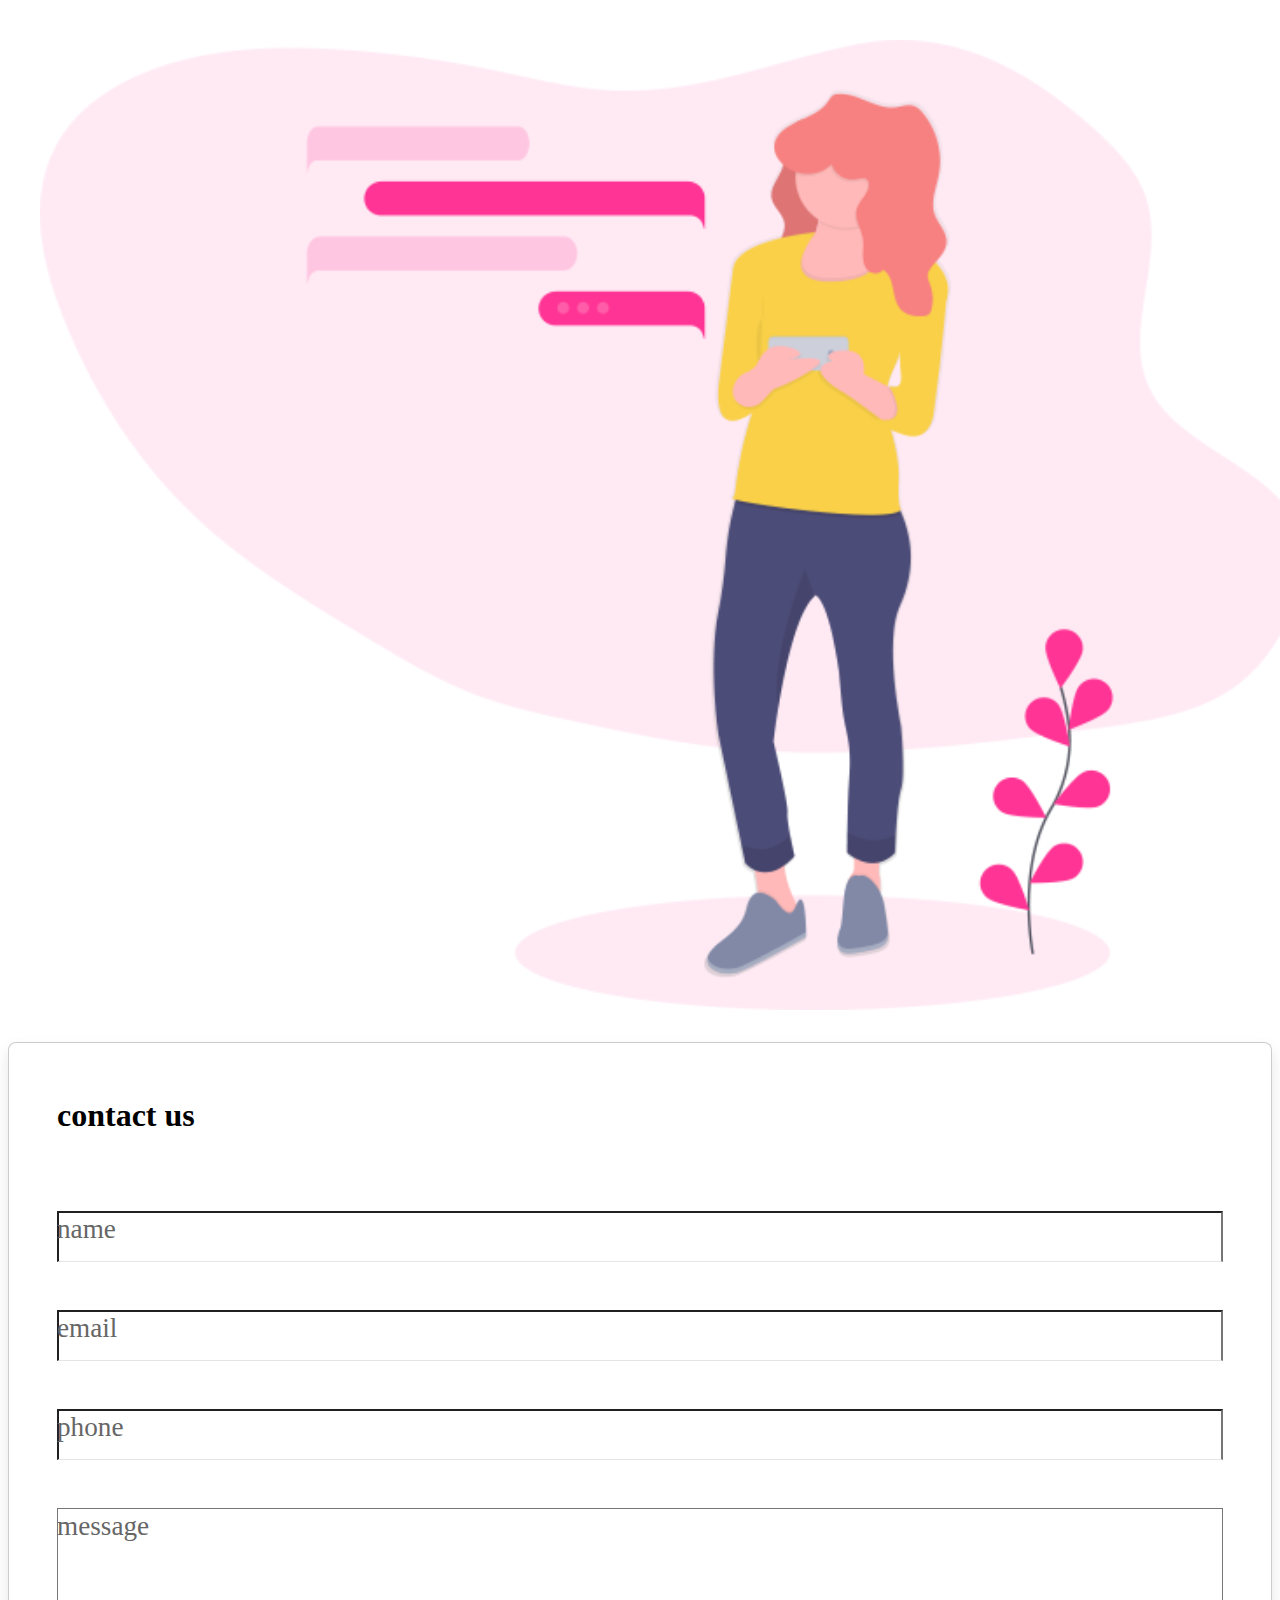
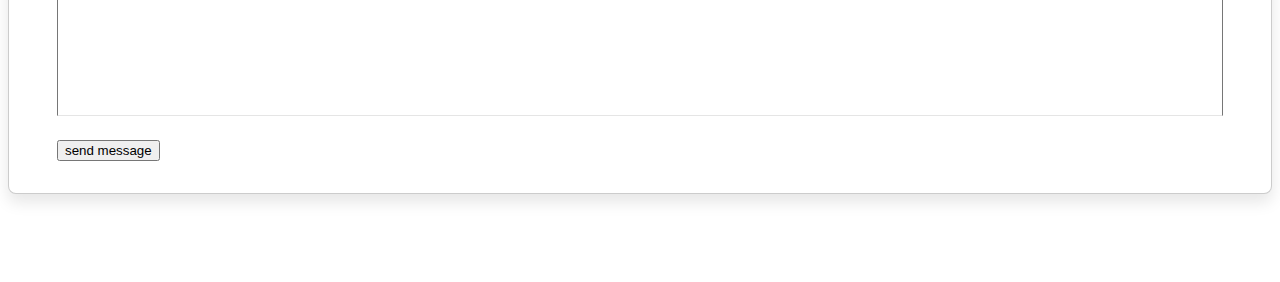
<file: projects/contact.html>
<!-- contact section starts  -->
<html>
<head>
    <title>Know More us</title>
    <link rel="stylesheet"  href="contact.css">
</head>
<body>
    <section class="contact" id="contact">

    <div class="image">
        <img src="contact-img.png" alt="">
    </div>

    <form action="">

        <h1 class="heading">contact us</h1>

        <div class="inputBox">
            <input type="text" required>
            <label>name</label>
        </div>

        <div class="inputBox">
            <input type="email" required>
            <label>email</label>
        </div>

        <div class="inputBox">
            <input type="number" required>
            <label>phone</label>
        </div>

        <div class="inputBox">
            <textarea required name="" id="" cols="30" rows="10"></textarea>
            <label>message</label>
        </div>

        <input type="submit" class="btn" value="send message">

    </form>

</section>

<!-- contact section edns -->

</body>
</html>
</file>
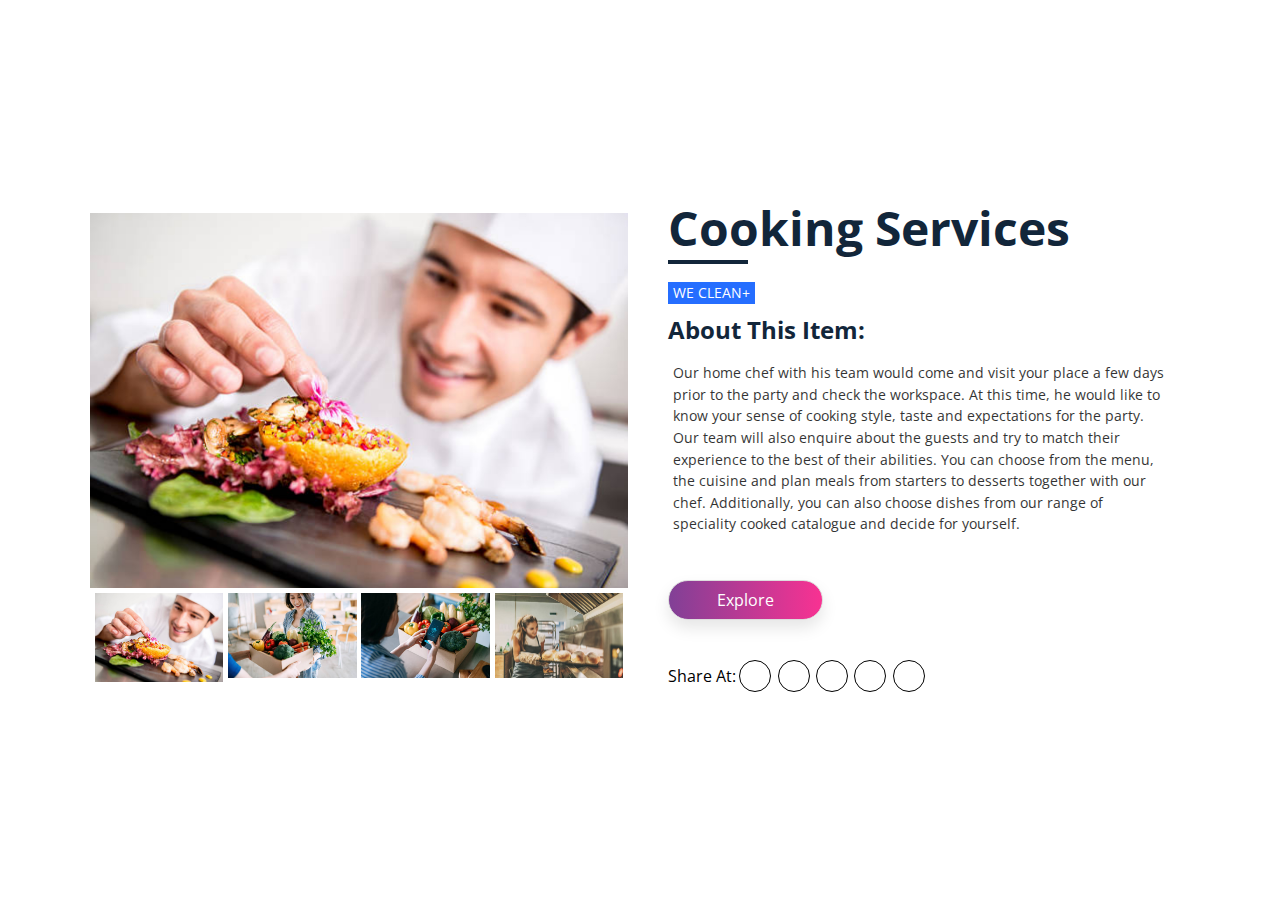
<file: projects/cook.html>
<!DOCTYPE html>
<html>
  <head>
    <meta charset="utf-8">
    <meta http-equiv="X-UA-Compatible" content="IE=edge">
    <title>Cooking Services/Page</title>
    <meta name="viewport" content="width=device-width, initial-scale=1">
    <link rel="stylesheet" href="cook.css">
    <link rel="stylesheet" href="https://cdnjs.cloudflare.com/ajax/libs/font-awesome/5.15.1/css/all.min.css" integrity="sha512-+4zCK9k+qNFUR5X+cKL9EIR+ZOhtIloNl9GIKS57V1MyNsYpYcUrUeQc9vNfzsWfV28IaLL3i96P9sdNyeRssA==" crossorigin="anonymous" />
  </head>
  <body>
    
    <div class = "card-wrapper">
      <div class = "card">
        <!-- card left -->
        <div class = "product-imgs">
          <div class = "img-display">
            <div class = "img-showcase">
              <img src = "ko1.jpg" alt = "shoe image">
              <img src = "ko2.jpg" alt = "shoe image">
              <img src = "ko3.jpg" alt = "shoe image">
              <img src = "ko4.jpg" alt = "shoe image">
            </div>
          </div>
          <div class = "img-select">
            <div class = "img-item">
              <a href = "#" data-id = "1">
                <img src = "ko1.jpg" alt = "shoe image">
              </a>
            </div>
            <div class = "img-item">
              <a href = "#" data-id = "2">
                <img src = "ko2.jpg" alt = "shoe image">
              </a>
            </div>
            <div class = "img-item">
              <a href = "#" data-id = "3">
                <img src = "ko3.jpg" alt = "shoe image">
              </a>
            </div>
            <div class = "img-item">
              <a href = "#" data-id = "4">
                <img src = "ko4.jpg" alt = "shoe image">
              </a>
            </div>
          </div>
        </div>
        <!-- card right -->
        <div class = "product-content">
          <h2 class = "product-title">Cooking Services </h2>
          <a href = "#" class = "product-link">We Clean+</a>
         

          
          <div class = "product-detail">
            <h2>about this item: </h2>
            <p>Our home chef with his team would come and visit your place a few days prior to the party and check the workspace. At this time, he would like to know your sense of cooking style, taste and expectations for the party. Our team will also enquire about the guests and try to match their experience to the best of their abilities. You can choose from the menu, the cuisine and plan meals from starters to desserts together with our chef. Additionally, you can also choose dishes from our range of speciality cooked catalogue and decide for yourself.

</p>



            
          </div>

          <div class = "purchase-info">
            
            <button type = "button" class = "btn">
              Explore <i class = "fas fa-shopping-cart"></i>
            </button>
            
          </div>

          <div class = "social-links">
            <p>Share At: </p>
            <a href = "#">
              <i class = "fab fa-facebook-f"></i>
            </a>
            <a href = "#">
              <i class = "fab fa-twitter"></i>
            </a>
            <a href = "#">
              <i class = "fab fa-instagram"></i>
            </a>
            <a href = "#">
              <i class = "fab fa-whatsapp"></i>
            </a>
            <a href = "#">
              <i class = "fab fa-pinterest"></i>
            </a>
          </div>
        </div>
      </div>
    </div>

    
    <script src="scripting.js"></script>
  </body>
</html>
</file>
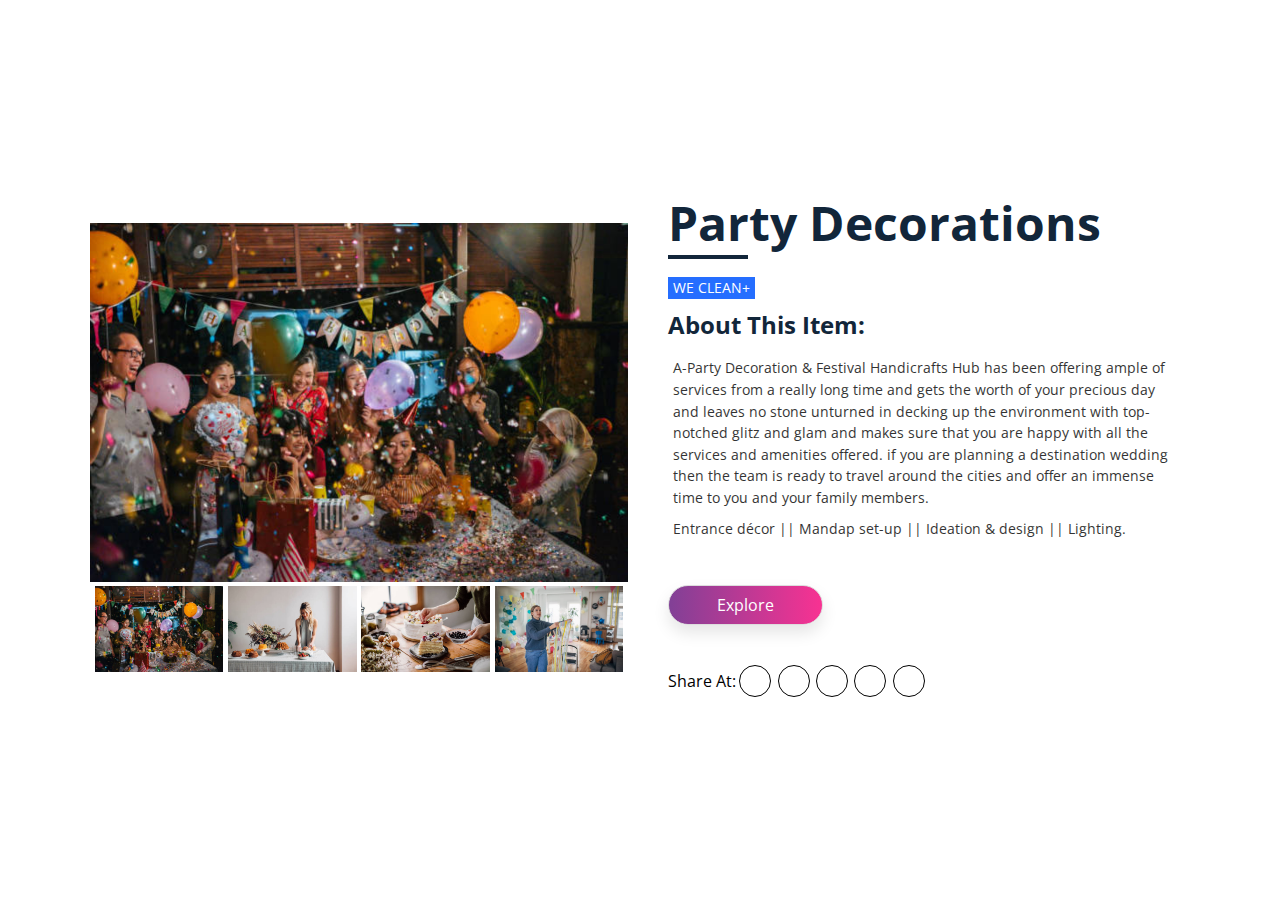
<file: projects/fest.html>
<!DOCTYPE html>
<html>
  <head>
    <meta charset="utf-8">
    <meta http-equiv="X-UA-Compatible" content="IE=edge">
    <title>Festive Party Decoration/Page</title>
    <meta name="viewport" content="width=device-width, initial-scale=1">
    <link rel="stylesheet" href="fest.css">
    <link rel="stylesheet" href="https://cdnjs.cloudflare.com/ajax/libs/font-awesome/5.15.1/css/all.min.css" integrity="sha512-+4zCK9k+qNFUR5X+cKL9EIR+ZOhtIloNl9GIKS57V1MyNsYpYcUrUeQc9vNfzsWfV28IaLL3i96P9sdNyeRssA==" crossorigin="anonymous" />
  </head>
  <body>
    
    <div class = "card-wrapper">
      <div class = "card">
        <!-- card left -->
        <div class = "product-imgs">
          <div class = "img-display">
            <div class = "img-showcase">
              <img src = "fo1.jpg" alt = "shoe image">
              <img src = "fo2.jpg" alt = "shoe image">
              <img src = "fo3.jpg" alt = "shoe image">
              <img src = "f04.jpg" alt = "shoe image">
            </div>
          </div>
          <div class = "img-select">
            <div class = "img-item">
              <a href = "#" data-id = "1">
                <img src = "fo1.jpg" alt = "shoe image">
              </a>
            </div>
            <div class = "img-item">
              <a href = "#" data-id = "2">
                <img src = "fo2.jpg" alt = "shoe image">
              </a>
            </div>
            <div class = "img-item">
              <a href = "#" data-id = "3">
                <img src = "fo3.jpg" alt = "shoe image">
              </a>
            </div>
            <div class = "img-item">
              <a href = "#" data-id = "4">
                <img src = "f04.jpg" alt = "shoe image">
              </a>
            </div>
          </div>
        </div>
        <!-- card right -->
        <div class = "product-content">
          <h2 class = "product-title">Party Decorations </h2>
          <a href = "#" class = "product-link">We Clean+</a>
         

          
          <div class = "product-detail">
            <h2>about this item: </h2>
            <p>A-Party Decoration & Festival Handicrafts Hub has been offering ample of services from a really long time and gets the worth of your precious day and leaves no stone unturned in decking up the environment with top-notched glitz and glam and makes sure that you are happy with all the services and amenities offered. if you are planning a destination wedding then the team is ready to travel around the cities and offer an immense time to you and your family members.

</p>
<p>Entrance décor ||
Mandap set-up ||
Ideation & design ||
Lighting.</p>



            
          </div>

          <div class = "purchase-info">
            
            <button type = "button" class = "btn">
              Explore <i class = "fas fa-shopping-cart"></i>
            </button>
            
          </div>

          <div class = "social-links">
            <p>Share At: </p>
            <a href = "#">
              <i class = "fab fa-facebook-f"></i>
            </a>
            <a href = "#">
              <i class = "fab fa-twitter"></i>
            </a>
            <a href = "#">
              <i class = "fab fa-instagram"></i>
            </a>
            <a href = "#">
              <i class = "fab fa-whatsapp"></i>
            </a>
            <a href = "#">
              <i class = "fab fa-pinterest"></i>
            </a>
          </div>
        </div>
      </div>
    </div>

    
    <script src="scripting.js"></script>
  </body>
</html>
</file>
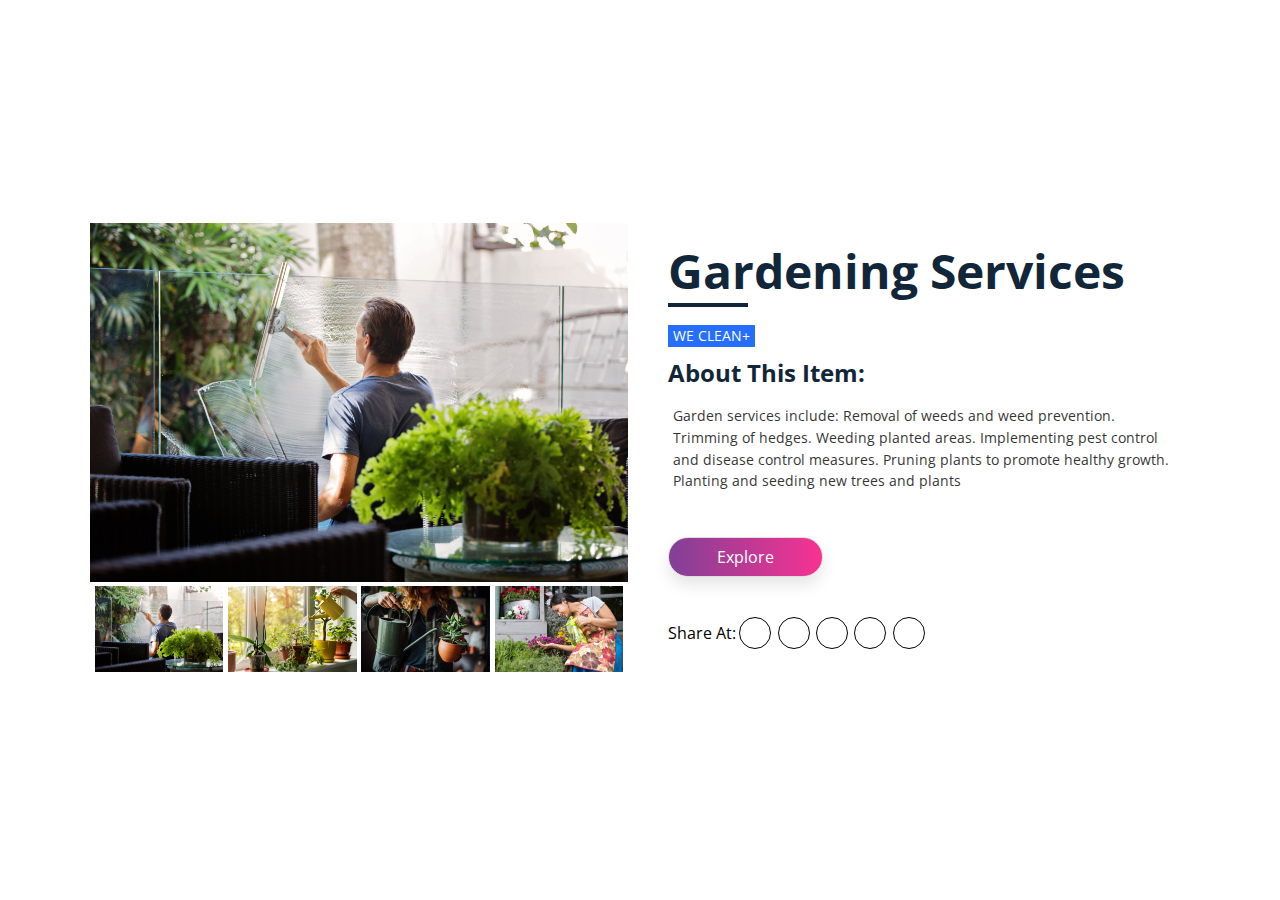
<file: projects/gard.html>
<!DOCTYPE html>
<html>
  <head>
    <meta charset="utf-8">
    <meta http-equiv="X-UA-Compatible" content="IE=edge">
    <title>Gardening Services/Page</title>
    <meta name="viewport" content="width=device-width, initial-scale=1">
    <link rel="stylesheet" href="gard.css">
    <link rel="stylesheet" href="https://cdnjs.cloudflare.com/ajax/libs/font-awesome/5.15.1/css/all.min.css" integrity="sha512-+4zCK9k+qNFUR5X+cKL9EIR+ZOhtIloNl9GIKS57V1MyNsYpYcUrUeQc9vNfzsWfV28IaLL3i96P9sdNyeRssA==" crossorigin="anonymous" />
  </head>
  <body>
    
    <div class = "card-wrapper">
      <div class = "card">
        <!-- card left -->
        <div class = "product-imgs">
          <div class = "img-display">
            <div class = "img-showcase">
              <img src = "go1.jpg" alt = "shoe image">
              <img src = "go2.jpg" alt = "shoe image">
              <img src = "go3.jpg" alt = "shoe image">
              <img src = "go4.jpg" alt = "shoe image">
            </div>
          </div>
          <div class = "img-select">
            <div class = "img-item">
              <a href = "#" data-id = "1">
                <img src = "go1.jpg" alt = "shoe image">
              </a>
            </div>
            <div class = "img-item">
              <a href = "#" data-id = "2">
                <img src = "go2.jpg" alt = "shoe image">
              </a>
            </div>
            <div class = "img-item">
              <a href = "#" data-id = "3">
                <img src = "go3.jpg" alt = "shoe image">
              </a>
            </div>
            <div class = "img-item">
              <a href = "#" data-id = "4">
                <img src = "go4.jpg" alt = "shoe image">
              </a>
            </div>
          </div>
        </div>
        <!-- card right -->
        <div class = "product-content">
          <h2 class = "product-title">Gardening Services</h2>
          <a href = "#" class = "product-link">We Clean+</a>
         

          
          <div class = "product-detail">
            <h2>about this item: </h2>
            <p>Garden services include:
Removal of weeds and weed prevention.
Trimming of hedges.
Weeding planted areas.
Implementing pest control and disease control measures.
Pruning plants to promote healthy growth.
Planting and seeding new trees and plants</p>
            
          </div>

          <div class = "purchase-info">
            
            <button type = "button" class = "btn">
              Explore <i class = "fas fa-shopping-cart"></i>
            </button>
            
          </div>

          <div class = "social-links">
            <p>Share At: </p>
            <a href = "#">
              <i class = "fab fa-facebook-f"></i>
            </a>
            <a href = "#">
              <i class = "fab fa-twitter"></i>
            </a>
            <a href = "#">
              <i class = "fab fa-instagram"></i>
            </a>
            <a href = "#">
              <i class = "fab fa-whatsapp"></i>
            </a>
            <a href = "#">
              <i class = "fab fa-pinterest"></i>
            </a>
          </div>
        </div>
      </div>
    </div>

    
    <script src="scripting.js"></script>
  </body>
</html>
</file>
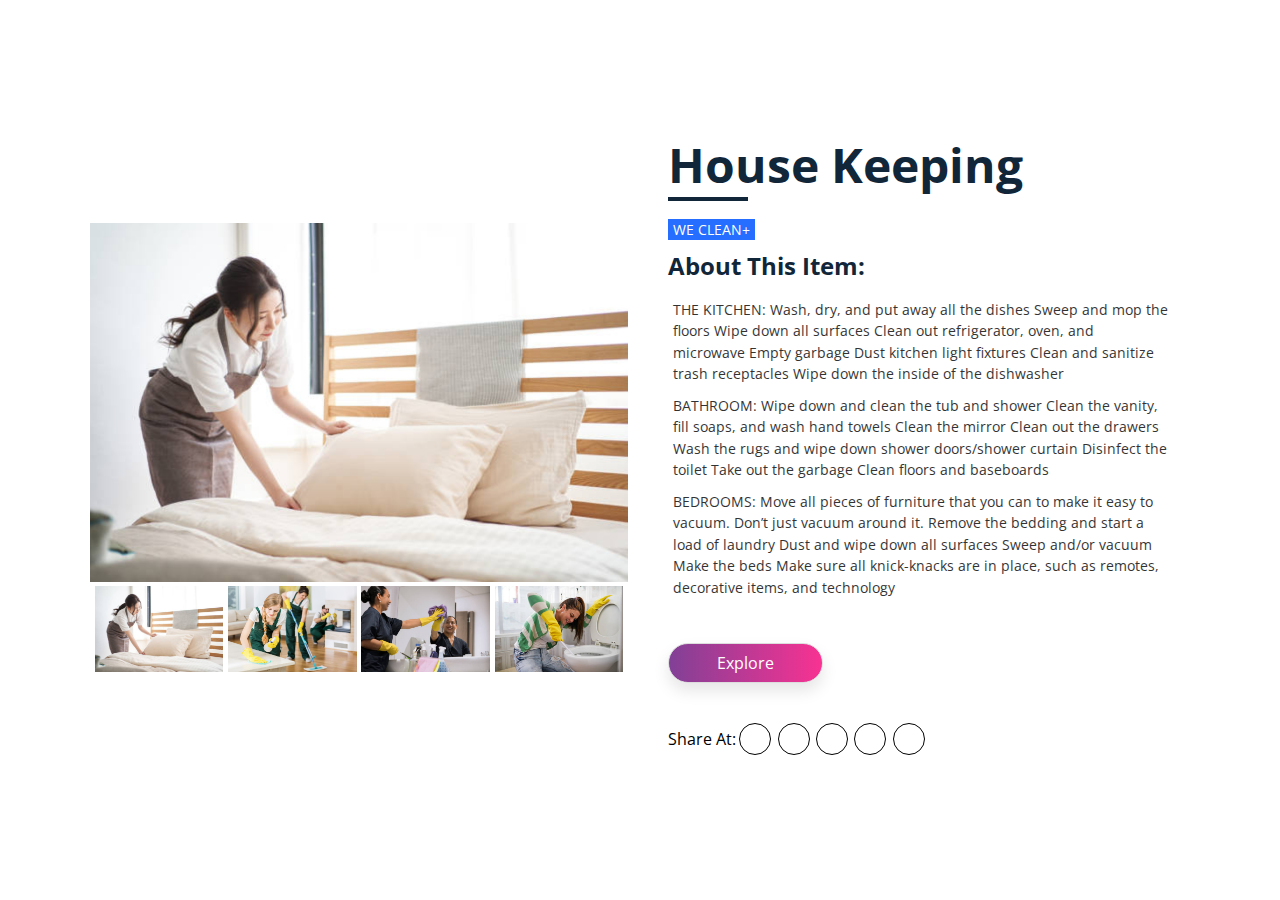
<file: projects/house.html>
<!DOCTYPE html>
<html>
  <head>
    <meta charset="utf-8">
    <meta http-equiv="X-UA-Compatible" content="IE=edge">
    <title>House Services/Page</title>
    <meta name="viewport" content="width=device-width, initial-scale=1">
    <link rel="stylesheet" href="house.css">
    <link rel="stylesheet" href="https://cdnjs.cloudflare.com/ajax/libs/font-awesome/5.15.1/css/all.min.css" integrity="sha512-+4zCK9k+qNFUR5X+cKL9EIR+ZOhtIloNl9GIKS57V1MyNsYpYcUrUeQc9vNfzsWfV28IaLL3i96P9sdNyeRssA==" crossorigin="anonymous" />
  </head>
  <body>
    
    <div class = "card-wrapper">
      <div class = "card">
        <!-- card left -->
        <div class = "product-imgs">
          <div class = "img-display">
            <div class = "img-showcase">
              <img src = "ho1.jpg" alt = "shoe image">
              <img src = "ho2.jpg" alt = "shoe image">
              <img src = "ho3.jpg" alt = "shoe image">
              <img src = "ho4.jpg" alt = "shoe image">
            </div>
          </div>
          <div class = "img-select">
            <div class = "img-item">
              <a href = "#" data-id = "1">
                <img src = "ho1.jpg" alt = "shoe image">
              </a>
            </div>
            <div class = "img-item">
              <a href = "#" data-id = "2">
                <img src = "ho2.jpg" alt = "shoe image">
              </a>
            </div>
            <div class = "img-item">
              <a href = "#" data-id = "3">
                <img src = "ho3.jpg" alt = "shoe image">
              </a>
            </div>
            <div class = "img-item">
              <a href = "#" data-id = "4">
                <img src = "ho4.jpg" alt = "shoe image">
              </a>
            </div>
          </div>
        </div>
        <!-- card right -->
        <div class = "product-content">
          <h2 class = "product-title">House Keeping</h2>
          <a href = "#" class = "product-link">We Clean+</a>
         

          
          <div class = "product-detail">
            <h2>about this item: </h2>
            <p>THE KITCHEN:
Wash, dry, and put away all the dishes
Sweep and mop the floors
Wipe down all surfaces
Clean out refrigerator, oven, and microwave
Empty garbage
Dust kitchen light fixtures
Clean and sanitize trash receptacles
Wipe down the inside of the dishwasher</p>

<p>BATHROOM:
Wipe down and clean the tub and shower
Clean the vanity, fill soaps, and wash hand towels
Clean the mirror
Clean out the drawers
Wash the rugs and wipe down shower doors/shower curtain
Disinfect the toilet
Take out the garbage
Clean floors and baseboards
</p>

<p>BEDROOMS:
Move all pieces of furniture that you can to make it easy to vacuum. Don’t just vacuum around it.
Remove the bedding and start a load of laundry
Dust and wipe down all surfaces
Sweep and/or vacuum
Make the beds
Make sure all knick-knacks are in place, such as remotes, decorative items, and technology</p>
            
          </div>

          <div class = "purchase-info">
            
            <button type = "button" class = "btn">
              Explore <i class = "fas fa-shopping-cart"></i>
            </button>
            
          </div>

          <div class = "social-links">
            <p>Share At: </p>
            <a href = "#">
              <i class = "fab fa-facebook-f"></i>
            </a>
            <a href = "#">
              <i class = "fab fa-twitter"></i>
            </a>
            <a href = "#">
              <i class = "fab fa-instagram"></i>
            </a>
            <a href = "#">
              <i class = "fab fa-whatsapp"></i>
            </a>
            <a href = "#">
              <i class = "fab fa-pinterest"></i>
            </a>
          </div>
        </div>
      </div>
    </div>

    
    <script src="scripting.js"></script>
  </body>
</html>
</file>
<file: projects/contact.css>
.contact{
    display: flex;
    align-items: center;
    justify-content: center;
    flex-wrap: wrap;
    padding-bottom: 4rem;
}

.contact .image{
    flex:1 1 40rem;
}

.contact .image img{
    width:100%;
    padding:2rem;
}

.contact form{
    flex:1 1 40rem;
    padding:2rem 3rem;
    border:.1rem solid rgba(0,0,0,.2);
    box-shadow: 0 .5rem 1rem rgba(0,0,0,.1);
    border-radius: .5rem;
    background:#fff;
}

.contact form .heading{
    text-align: left;
    padding:0;
    padding-bottom: 2rem;
}

.contact form .inputBox{
    position: relative;
}

.contact form .inputBox input, .contact form .inputBox textarea{
    width:100%;
    background:none;
    color:#666;
    margin:1.5rem 0;
    padding:.5rem 0;
    font-size: 1.7rem;
    border-bottom: .1rem solid rgba(0,0,0,.1);
    text-transform: none;
}

.contact form .inputBox textarea{
    resize: none;
    height: 13rem;
}

.contact form .inputBox label{
    position: absolute;
    top:1.7rem; left:0;
    font-size: 1.7rem;
    color:#666;
    transition: .2s linear;
}

.contact form .inputBox input:focus ~ label,
.contact form .inputBox input:valid ~ label,
.contact form .inputBox textarea:focus ~ label,
.contact form .inputBox textarea:valid ~ label{
    top:-.5rem;
    font-size: 1.5rem;
    color:var(--pink);
}
</file>
<file: projects/cook.css>
@import url('https://fonts.googleapis.com/css2?family=Open+Sans:wght@300;400;600;700;800&display=swap');

:root{
    --purple:#814096;
    --pink:#F83292;
    --gradient:linear-gradient(90deg, var(--purple), var(--pink));
}

*{
    box-sizing: border-box;
    padding: 0;
    margin: 0;
    font-family: 'Open Sans', sans-serif;
}
body{
    line-height: 1.5;
    
}
.card-wrapper{
    max-width: 1100px;
    margin: 0 auto;
}
img{
    width: 100%;
    display: block;
}
.img-display{
    overflow: hidden;
}
.img-showcase{
    display: flex;
    width: 100%;
    transition: all 0.5s ease;
}
.img-showcase img{
    min-width: 100%;
}
.img-select{
    display: flex;
}
.img-item{
    margin: 0.3rem;
}
.img-item:nth-child(1),
.img-item:nth-child(2),
.img-item:nth-child(3){
    margin-right: 0;
}
.img-item:hover{
    opacity: 0.8;
}
.product-content{
    padding: 2rem 1rem;
}
.product-title{
    font-size: 3rem;
    text-transform: capitalize;
    font-weight: 700;
    position: relative;
    color: #12263a;
    margin: 1rem 0;
}
.product-title::after{
    content: "";
    position: absolute;
    left: 0;
    bottom: 0;
    height: 4px;
    width: 80px;
    background: #12263a;
}
.product-link{
    text-decoration: none;
    text-transform: uppercase;
    font-weight: 400;
    font-size: 0.9rem;
    display: inline-block;
    margin-bottom: 0.5rem;
    background: #256eff;
    color: #fff;
    padding: 0 0.3rem;
    transition: all 0.5s ease;
}
.product-link:hover{
    opacity: 0.9;
}

.product-detail h2{
    text-transform: capitalize;
    color: #12263a;
    padding-bottom: 0.6rem;

}
.product-detail p{
    font-size: 0.9rem;
    padding: 0.3rem;
    opacity: 0.8;
    justify-content: justify;
}

.purchase-info{
    margin: 1.5rem 0;
}
.purchase-info input,
.purchase-info .btn{
    border: 1.5px solid #ddd;
    border-radius: 25px;
    text-align: center;
    padding: 0.45rem 0.8rem;
    outline: 0;
    margin-right: 0.2rem;
    margin-bottom: 1rem;
}
.purchase-info input{
    width: 60px;
}
.purchase-info .btn{
    display: inline-block;
    margin-top: 1rem;
    padding:.5rem 3rem;
    border-radius: 5rem;
    background:var(--gradient);
    font-size: 1.0rem;
    color:#fff;
    cursor: pointer;
    box-shadow: 0 .5rem 1rem rgba(0,0,0,.1);
    transition: all .3s linear;
}

.btn:hover{
    transform: scale(1.1);
}
.social-links{
    display: flex;
    align-items: center;
}
.social-links a{
    display: flex;
    align-items: center;
    justify-content: center;
    width: 32px;
    height: 32px;
    color: #000;
    border: 1px solid #000;
    margin: 0 0.2rem;
    border-radius: 50%;
    text-decoration: none;
    font-size: 0.8rem;
    transition: all 0.5s ease;
}
.social-links a:hover{
    background: #000;
    border-color: transparent;
    color: #fff;
}

@media screen and (min-width: 992px){
    .card{
        display: grid;
        grid-template-columns: repeat(2, 1fr);
        grid-gap: 1.5rem;
    }
    .card-wrapper{
        height: 100vh;
        display: flex;
        justify-content: center;
        align-items: center;
    }
    .product-imgs{
        display: flex;
        flex-direction: column;
        justify-content: center;
    }
    .product-content{
        padding-top: 0;
    }
}
</file>
<file: projects/fest.css>
@import url('https://fonts.googleapis.com/css2?family=Open+Sans:wght@300;400;600;700;800&display=swap');

:root{
    --purple:#814096;
    --pink:#F83292;
    --gradient:linear-gradient(90deg, var(--purple), var(--pink));
}

*{
    box-sizing: border-box;
    padding: 0;
    margin: 0;
    font-family: 'Open Sans', sans-serif;
}
body{
    line-height: 1.5;
    
}
.card-wrapper{
    max-width: 1100px;
    margin: 0 auto;
}
img{
    width: 100%;
    display: block;
}
.img-display{
    overflow: hidden;
}
.img-showcase{
    display: flex;
    width: 100%;
    transition: all 0.5s ease;
}
.img-showcase img{
    min-width: 100%;
}
.img-select{
    display: flex;
}
.img-item{
    margin: 0.3rem;
}
.img-item:nth-child(1),
.img-item:nth-child(2),
.img-item:nth-child(3){
    margin-right: 0;
}
.img-item:hover{
    opacity: 0.8;
}
.product-content{
    padding: 2rem 1rem;
}
.product-title{
    font-size: 3rem;
    text-transform: capitalize;
    font-weight: 700;
    position: relative;
    color: #12263a;
    margin: 1rem 0;
}
.product-title::after{
    content: "";
    position: absolute;
    left: 0;
    bottom: 0;
    height: 4px;
    width: 80px;
    background: #12263a;
}
.product-link{
    text-decoration: none;
    text-transform: uppercase;
    font-weight: 400;
    font-size: 0.9rem;
    display: inline-block;
    margin-bottom: 0.5rem;
    background: #256eff;
    color: #fff;
    padding: 0 0.3rem;
    transition: all 0.5s ease;
}
.product-link:hover{
    opacity: 0.9;
}

.product-detail h2{
    text-transform: capitalize;
    color: #12263a;
    padding-bottom: 0.6rem;

}
.product-detail p{
    font-size: 0.9rem;
    padding: 0.3rem;
    opacity: 0.8;
    justify-content: justify;
}

.purchase-info{
    margin: 1.5rem 0;
}
.purchase-info input,
.purchase-info .btn{
    border: 1.5px solid #ddd;
    border-radius: 25px;
    text-align: center;
    padding: 0.45rem 0.8rem;
    outline: 0;
    margin-right: 0.2rem;
    margin-bottom: 1rem;
}
.purchase-info input{
    width: 60px;
}
.purchase-info .btn{
    display: inline-block;
    margin-top: 1rem;
    padding:.5rem 3rem;
    border-radius: 5rem;
    background:var(--gradient);
    font-size: 1.0rem;
    color:#fff;
    cursor: pointer;
    box-shadow: 0 .5rem 1rem rgba(0,0,0,.1);
    transition: all .3s linear;
}

.btn:hover{
    transform: scale(1.1);
}
.social-links{
    display: flex;
    align-items: center;
}
.social-links a{
    display: flex;
    align-items: center;
    justify-content: center;
    width: 32px;
    height: 32px;
    color: #000;
    border: 1px solid #000;
    margin: 0 0.2rem;
    border-radius: 50%;
    text-decoration: none;
    font-size: 0.8rem;
    transition: all 0.5s ease;
}
.social-links a:hover{
    background: #000;
    border-color: transparent;
    color: #fff;
}

@media screen and (min-width: 992px){
    .card{
        display: grid;
        grid-template-columns: repeat(2, 1fr);
        grid-gap: 1.5rem;
    }
    .card-wrapper{
        height: 100vh;
        display: flex;
        justify-content: center;
        align-items: center;
    }
    .product-imgs{
        display: flex;
        flex-direction: column;
        justify-content: center;
    }
    .product-content{
        padding-top: 0;
    }
}
</file>
<file: projects/gard.css>
@import url('https://fonts.googleapis.com/css2?family=Open+Sans:wght@300;400;600;700;800&display=swap');

:root{
    --purple:#814096;
    --pink:#F83292;
    --gradient:linear-gradient(90deg, var(--purple), var(--pink));
}

*{
    box-sizing: border-box;
    padding: 0;
    margin: 0;
    font-family: 'Open Sans', sans-serif;
}
body{
    line-height: 1.5;
    
}
.card-wrapper{
    max-width: 1100px;
    margin: 0 auto;
}
img{
    width: 100%;
    display: block;
}
.img-display{
    overflow: hidden;
}
.img-showcase{
    display: flex;
    width: 100%;
    transition: all 0.5s ease;
}
.img-showcase img{
    min-width: 100%;
}
.img-select{
    display: flex;
}
.img-item{
    margin: 0.3rem;
}
.img-item:nth-child(1),
.img-item:nth-child(2),
.img-item:nth-child(3){
    margin-right: 0;
}
.img-item:hover{
    opacity: 0.8;
}
.product-content{
    padding: 2rem 1rem;
}
.product-title{
    font-size: 3rem;
    text-transform: capitalize;
    font-weight: 700;
    position: relative;
    color: #12263a;
    margin: 1rem 0;
}
.product-title::after{
    content: "";
    position: absolute;
    left: 0;
    bottom: 0;
    height: 4px;
    width: 80px;
    background: #12263a;
}
.product-link{
    text-decoration: none;
    text-transform: uppercase;
    font-weight: 400;
    font-size: 0.9rem;
    display: inline-block;
    margin-bottom: 0.5rem;
    background: #256eff;
    color: #fff;
    padding: 0 0.3rem;
    transition: all 0.5s ease;
}
.product-link:hover{
    opacity: 0.9;
}

.product-detail h2{
    text-transform: capitalize;
    color: #12263a;
    padding-bottom: 0.6rem;

}
.product-detail p{
    font-size: 0.9rem;
    padding: 0.3rem;
    opacity: 0.8;
    justify-content: justify;
}

.purchase-info{
    margin: 1.5rem 0;
}
.purchase-info input,
.purchase-info .btn{
    border: 1.5px solid #ddd;
    border-radius: 25px;
    text-align: center;
    padding: 0.45rem 0.8rem;
    outline: 0;
    margin-right: 0.2rem;
    margin-bottom: 1rem;
}
.purchase-info input{
    width: 60px;
}
.purchase-info .btn{
    display: inline-block;
    margin-top: 1rem;
    padding:.5rem 3rem;
    border-radius: 5rem;
    background:var(--gradient);
    font-size: 1.0rem;
    color:#fff;
    cursor: pointer;
    box-shadow: 0 .5rem 1rem rgba(0,0,0,.1);
    transition: all .3s linear;
}

.btn:hover{
    transform: scale(1.1);
}
.social-links{
    display: flex;
    align-items: center;
}
.social-links a{
    display: flex;
    align-items: center;
    justify-content: center;
    width: 32px;
    height: 32px;
    color: #000;
    border: 1px solid #000;
    margin: 0 0.2rem;
    border-radius: 50%;
    text-decoration: none;
    font-size: 0.8rem;
    transition: all 0.5s ease;
}
.social-links a:hover{
    background: #000;
    border-color: transparent;
    color: #fff;
}

@media screen and (min-width: 992px){
    .card{
        display: grid;
        grid-template-columns: repeat(2, 1fr);
        grid-gap: 1.5rem;
    }
    .card-wrapper{
        height: 100vh;
        display: flex;
        justify-content: center;
        align-items: center;
    }
    .product-imgs{
        display: flex;
        flex-direction: column;
        justify-content: center;
    }
    .product-content{
        padding-top: 0;
    }
}
</file>
<file: projects/house.css>
@import url('https://fonts.googleapis.com/css2?family=Open+Sans:wght@300;400;600;700;800&display=swap');

:root{
    --purple:#814096;
    --pink:#F83292;
    --gradient:linear-gradient(90deg, var(--purple), var(--pink));
}

*{
    box-sizing: border-box;
    padding: 0;
    margin: 0;
    font-family: 'Open Sans', sans-serif;
}
body{
    line-height: 1.5;
    
}
.card-wrapper{
    max-width: 1100px;
    margin: 0 auto;
}
img{
    width: 100%;
    display: block;
}
.img-display{
    overflow: hidden;
}
.img-showcase{
    display: flex;
    width: 100%;
    transition: all 0.5s ease;
}
.img-showcase img{
    min-width: 100%;
}
.img-select{
    display: flex;
}
.img-item{
    margin: 0.3rem;
}
.img-item:nth-child(1),
.img-item:nth-child(2),
.img-item:nth-child(3){
    margin-right: 0;
}
.img-item:hover{
    opacity: 0.8;
}
.product-content{
    padding: 2rem 1rem;
}
.product-title{
    font-size: 3rem;
    text-transform: capitalize;
    font-weight: 700;
    position: relative;
    color: #12263a;
    margin: 1rem 0;
}
.product-title::after{
    content: "";
    position: absolute;
    left: 0;
    bottom: 0;
    height: 4px;
    width: 80px;
    background: #12263a;
}
.product-link{
    text-decoration: none;
    text-transform: uppercase;
    font-weight: 400;
    font-size: 0.9rem;
    display: inline-block;
    margin-bottom: 0.5rem;
    background: #256eff;
    color: #fff;
    padding: 0 0.3rem;
    transition: all 0.5s ease;
}
.product-link:hover{
    opacity: 0.9;
}

.product-detail h2{
    text-transform: capitalize;
    color: #12263a;
    padding-bottom: 0.6rem;

}
.product-detail p{
    font-size: 0.9rem;
    padding: 0.3rem;
    opacity: 0.8;
    justify-content: justify;
}

.purchase-info{
    margin: 1.5rem 0;
}
.purchase-info input,
.purchase-info .btn{
    border: 1.5px solid #ddd;
    border-radius: 25px;
    text-align: center;
    padding: 0.45rem 0.8rem;
    outline: 0;
    margin-right: 0.2rem;
    margin-bottom: 1rem;
}
.purchase-info input{
    width: 60px;
}
.purchase-info .btn{
    display: inline-block;
    margin-top: 1rem;
    padding:.5rem 3rem;
    border-radius: 5rem;
    background:var(--gradient);
    font-size: 1.0rem;
    color:#fff;
    cursor: pointer;
    box-shadow: 0 .5rem 1rem rgba(0,0,0,.1);
    transition: all .3s linear;
}

.btn:hover{
    transform: scale(1.1);
}
.social-links{
    display: flex;
    align-items: center;
}
.social-links a{
    display: flex;
    align-items: center;
    justify-content: center;
    width: 32px;
    height: 32px;
    color: #000;
    border: 1px solid #000;
    margin: 0 0.2rem;
    border-radius: 50%;
    text-decoration: none;
    font-size: 0.8rem;
    transition: all 0.5s ease;
}
.social-links a:hover{
    background: #000;
    border-color: transparent;
    color: #fff;
}

@media screen and (min-width: 992px){
    .card{
        display: grid;
        grid-template-columns: repeat(2, 1fr);
        grid-gap: 1.5rem;
    }
    .card-wrapper{
        height: 100vh;
        display: flex;
        justify-content: center;
        align-items: center;
    }
    .product-imgs{
        display: flex;
        flex-direction: column;
        justify-content: center;
    }
    .product-content{
        padding-top: 0;
    }
}
</file>
